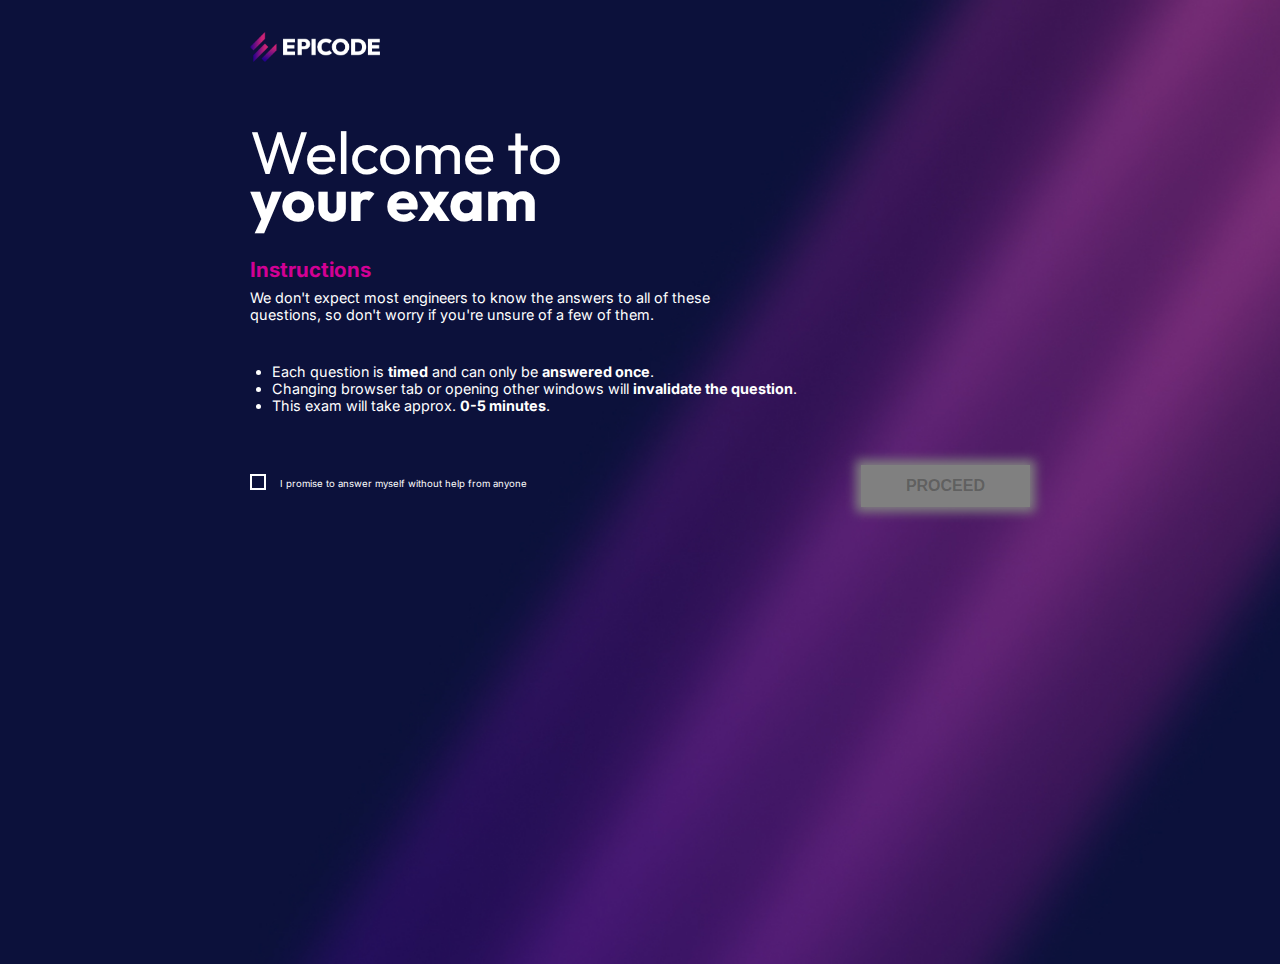
<file: index.html>
<!DOCTYPE html>
<html lang="en">
  <head>
    <meta charset="UTF-8" />
    <meta name="viewport" content="width=device-width, initial-scale=1.0" />
    <title>Welcome</title>
    <link rel="stylesheet" href="./assets/css/index.css" />
  </head>
  <body>
    <main id="container">
      <nav class="logo">
        <img src="./assets/epicode_logo.png" alt="Epicode logo" />
      </nav>
      <div id="title">
        <h1>Welcome to <span>your exam</span></h1>
      </div>
      <div class="instructions">
        <h3>Instructions</h3>
        <p>
          We don't expect most engineers to know the answers to all of these
          <br />
          questions, so don't worry if you're unsure of a few of them.
        </p>
      </div>
      <div class="list">
        <ul>
          <li>
            Each question is <span class="bold">timed</span> and can only be
            <span class="bold">answered once</span>.
          </li>
          <li>
            Changing browser tab or opening other windows will
            <span class="bold">invalidate the question</span>.
          </li>
          <li>
            This exam will take approx. <span class="bold">0-5 minutes</span>.
          </li>
        </ul>
      </div>
      <div class="check">
        <input type="checkbox" id="checkboxAcceptance" />
        <label for="checkboxAcceptance">
          I promise to answer myself without help from anyone
        </label>
        <div>
          <a href="./benchmark-page.html">
            <button id="proceedButton" class="bold">PROCEED</button>
          </a>
        </div>
      </div>
    </main>
    <script src="./index.js"></script>
  </body>
</html>
</file>
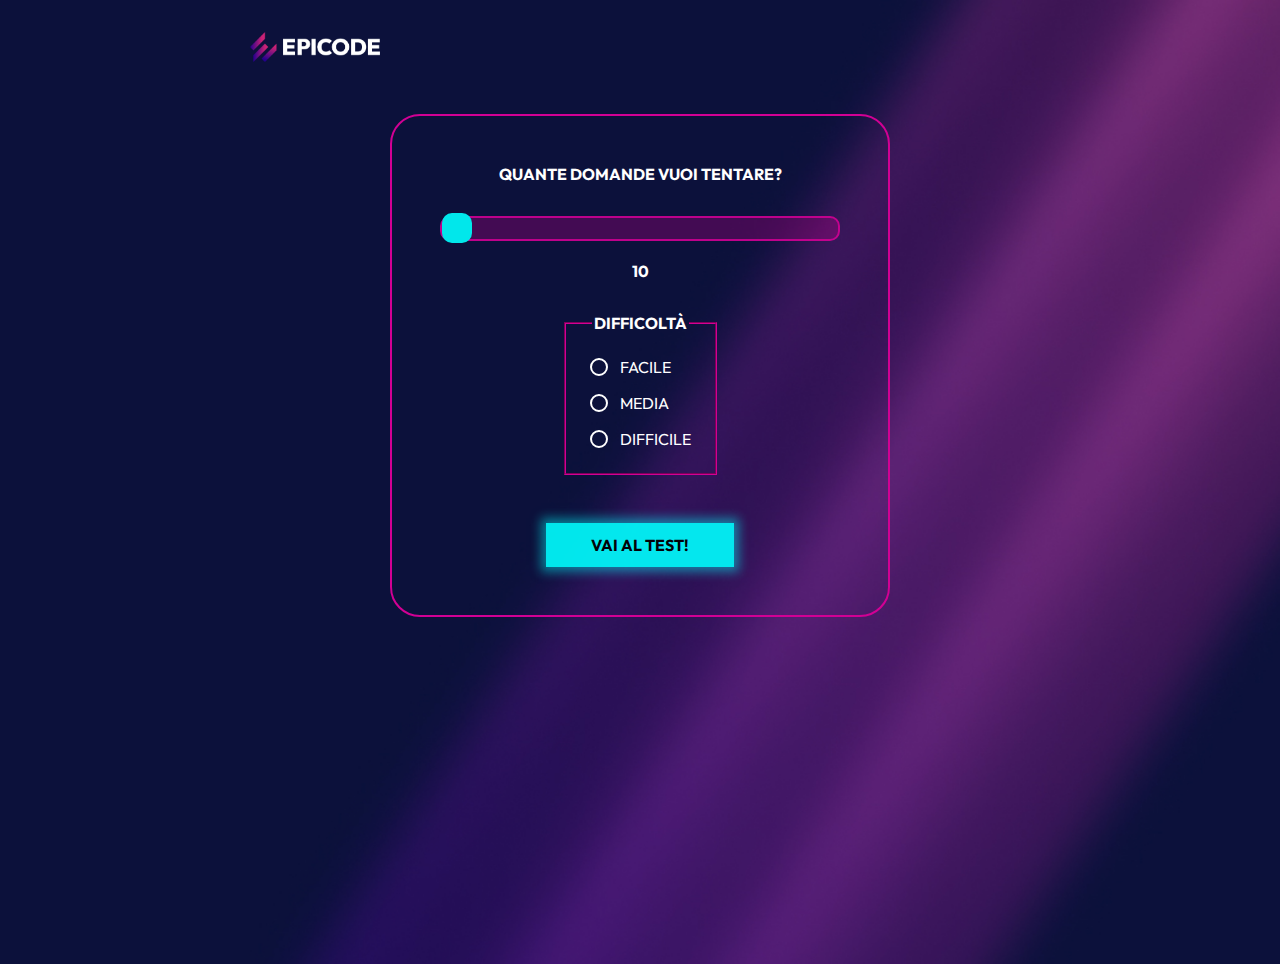
<file: ask-user-page.html>
<!DOCTYPE html>
<html lang="en">
  <head>
    <meta charset="UTF-8" />
    <meta name="viewport" content="width=device-width, initial-scale=1.0" />
    <link
      rel="stylesheet"
      href="https://cdnjs.cloudflare.com/ajax/libs/font-awesome/5.15.4/css/all.min.css"
      integrity="sha512-1ycn6IcaQQ40/MKBW2W4Rhis/DbILU74C1vSrLJxCq57o941Ym01SwNsOMqvEBFlcgUa6xLiPY/NS5R+E6ztJQ=="
      crossorigin="anonymous"
      referrerpolicy="no-referrer"
    />
    <link rel="stylesheet" href="./assets/css/ask-user-page.css" />
    <title>Exam Info</title>
  </head>
  <body>
    <header>
      <nav class="logo">
        <img src="./assets/epicode_logo.png" alt="Epicode logo" />
      </nav>
    </header>
    <div class="form-container">
      <form id="user-form">
        <div class="slider-container">
          <label for="questionsToFetch" class="bold">
            Quante domande vuoi tentare?
          </label>
          <input
            type="range"
            min="10"
            max="30"
            value="10"
            class="slider"
            id="myRange"
          />
          <h5 id="slider-value"></h5>
        </div>

        <fieldset>
          <legend class="bold">Difficoltà</legend>
          <ul>
            <li>
              <input
                type="radio"
                name="difficulty"
                id="difficultyEasy"
                value="easy"
              />
              <label for="difficultyEasy">Facile</label>
            </li>
            <li>
              <input
                type="radio"
                name="difficulty"
                id="difficultyMedium"
                value="medium"
              />
              <label for="difficultyMedium">Media</label>
            </li>
            <li>
              <input
                type="radio"
                name="difficulty"
                id="difficultyHard"
                value="hard"
              />
              <label for="difficultyHard">Difficile</label>
            </li>
          </ul>
        </fieldset>
        <button type="submit" id="startExam" class="bold">Vai al test!</button>
      </form>
    </div>
    <script src="ask-user-page.js"></script>
  </body>
</html>
</file>
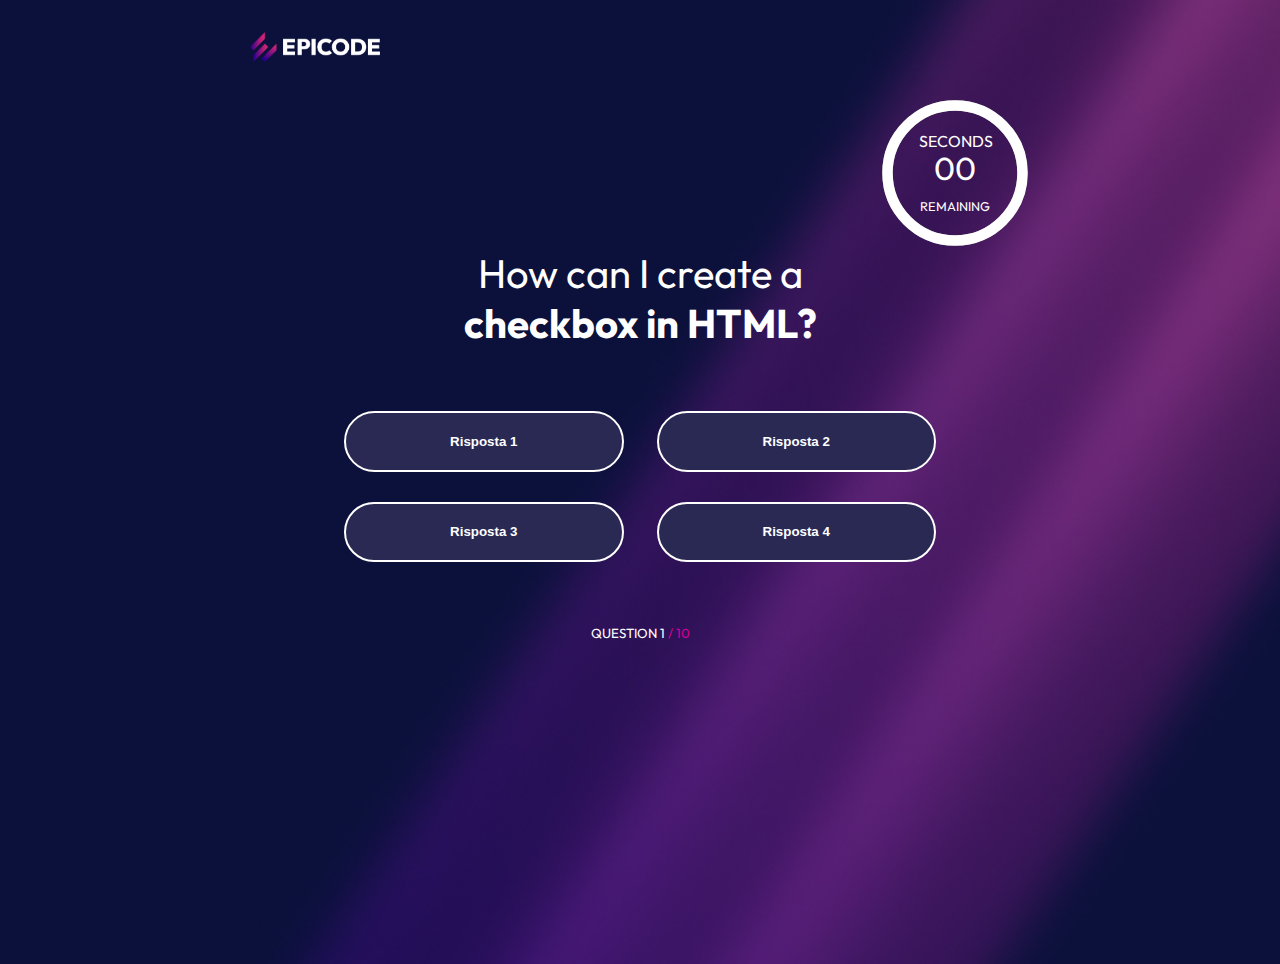
<file: benchmark-page.html>
<!DOCTYPE html>
<html lang="en">
  <head>
    <meta charset="UTF-8" />
    <meta name="viewport" content="width=device-width, initial-scale=1.0" />
    <link rel="stylesheet" href="./assets/benchmark-page.css" />
    <title>Benchmark</title>
  </head>
  <body>
    <header>
      <img src="./assets/epicode_logo.png" alt="Logo Epicode" />
    </header>
    <main class="container">
      <div id="timer"></div>

      <div class="question">
        <h1>How can I create a <span class="bold">checkbox in HTML?</span></h1>
      </div>
      <div class="answers">
        <button id="answer1">Risposta 1</button>
        <button id="answer2">Risposta 2</button>
        <button id="answer3">Risposta 3</button>
        <button id="answer4">Risposta 4</button>
      </div>
      <div class="question-counter">
        <h5>QUESTION 1 <span class="accent-color">/ 10</span></h5>
      </div>
    </main>
    <script src="./benchmark-page.js"></script>
  </body>
</html>
</file>
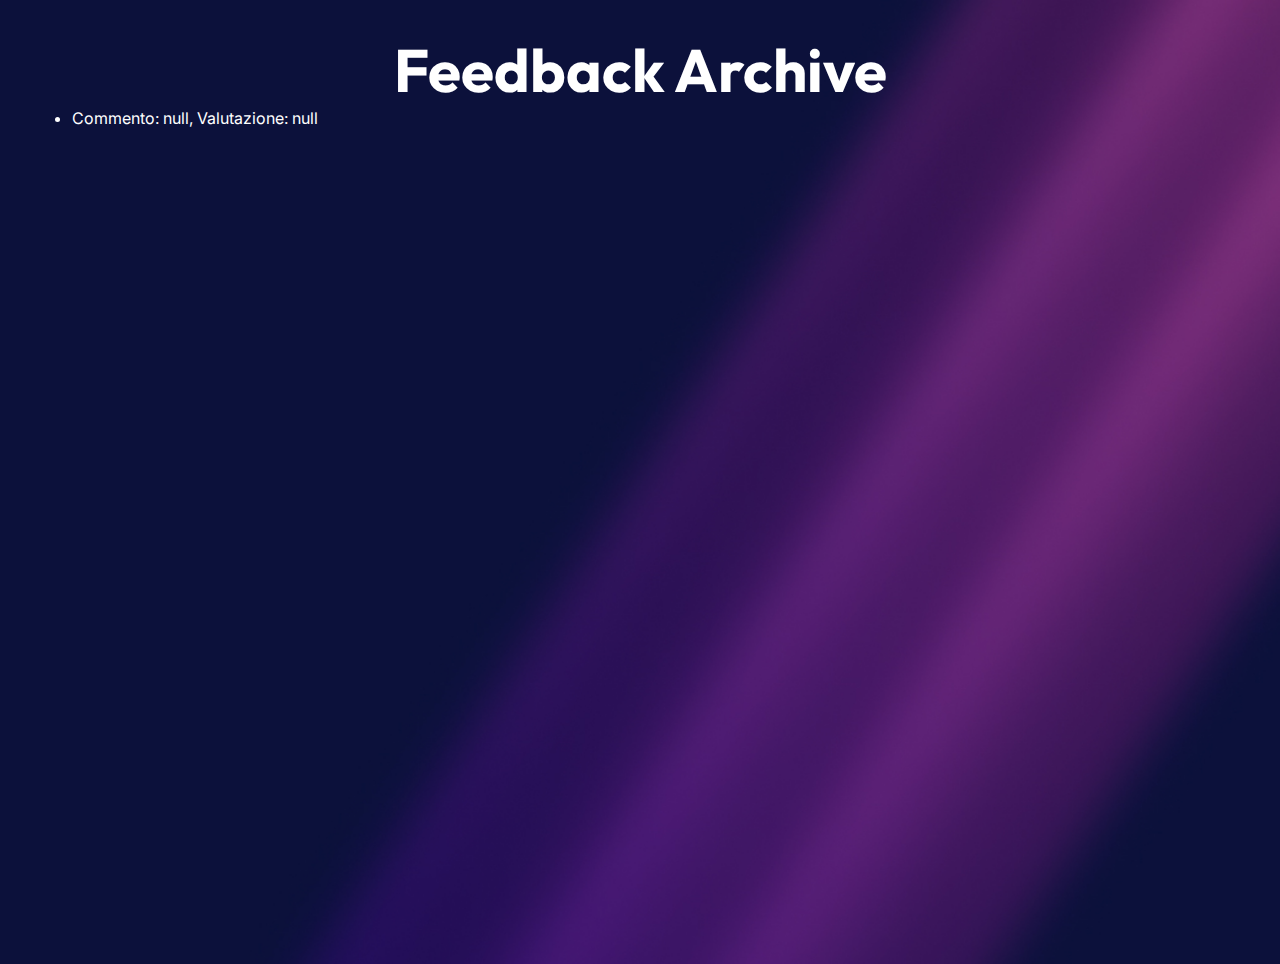
<file: feedback-archive-page.html>
<!DOCTYPE html>
<html lang="en">
  <head>
    <meta charset="UTF-8" />
    <meta name="viewport" content="width=device-width, initial-scale=1.0" />
    <link rel="stylesheet" href="./assets/css/feedback-archive-page.css" />
    <title>Feedback Page List</title>
  </head>
  <body>
    <h1 class="bold">Feedback Archive</h1>
    <ul id="feedbackList"></ul>
    <script src="./feedback-archive-page.js"></script>
  </body>
</html>
</file>
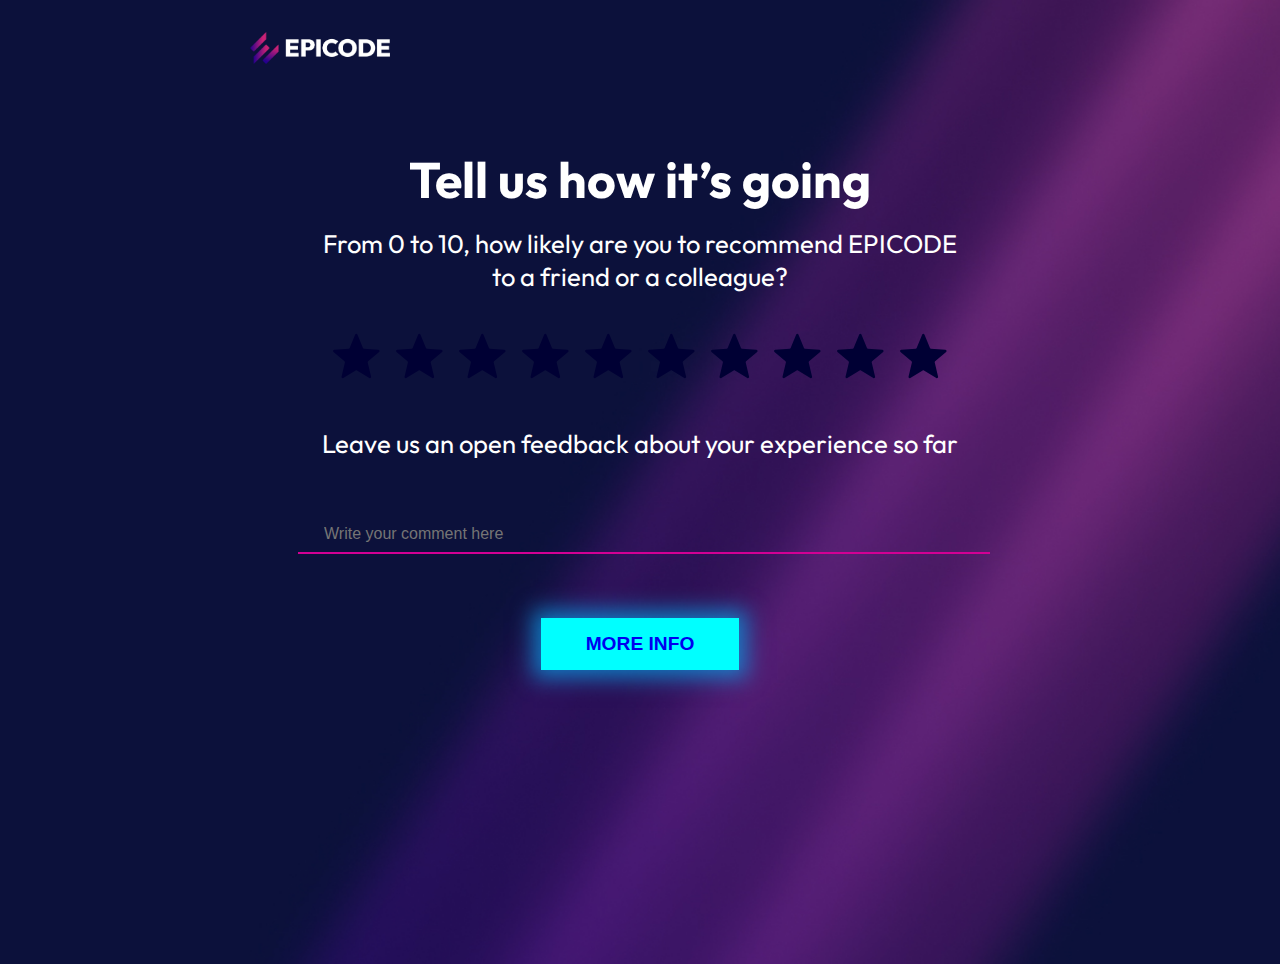
<file: feedback-page.html>
<!DOCTYPE html>
<html lang="en">
  <head>
    <meta charset="UTF-8" />
    <meta name="viewport" content="width=device-width, initial-scale=1.0" />
    <title>Feedback</title>
    <link rel="stylesheet" href="./assets/css/feedback-style.css" />
  </head>
  <body>
    <main id="container-feedback">
      <nav class="logo">
        <img src="./assets/epicode_logo.png" alt="Epicode logo" />
      </nav>
      <div id="feedback-title">
        <h1>Tell us how it’s going</h1>
      </div>
      <div class="feedback-subtitle">
        <p>
          From 0 to 10, how likely are you to recommend EPICODE <br />
          to a friend or a colleague?
        </p>
      </div>

      <div class="write-open-feedback">
        <form id="feedback-comment">
          <div class="container">
            <div class="feedback-stars">
              <input type="radio" id="star10" name="rating" value="10" />
              <label for="star10" class="full"></label>

              <input type="radio" id="star9" name="rating" value="9" />
              <label for="star9" class="full"></label>

              <input type="radio" id="star8" name="rating" value="8" />
              <label for="star8" class="full"></label>

              <input type="radio" id="star7" name="rating" value="7" />
              <label for="star7" class="full"></label>

              <input type="radio" id="star6" name="rating" value="6" />
              <label for="star6" class="full"></label>

              <input type="radio" id="star5" name="rating" value="5" />
              <label for="star5" class="full"></label>

              <input type="radio" id="star4" name="rating" value="4" />
              <label for="star4" class="full"></label>

              <input type="radio" id="star3" name="rating" value="3" />
              <label for="star3" class="full"></label>

              <input type="radio" id="star2" name="rating" value="2" />
              <label for="star2" class="full"></label>

              <input type="radio" id="star1" name="rating" value="1" />
              <label for="star1" class="full"></label>

              <h4 id="rating-value"></h4>
            </div>
          </div>
          <div class="feedback-subtitle">
            <p>Leave us an open feedback about your experience so far</p>
          </div>
          <input
            type="text"
            id="comment"
            placeholder="Write your comment here"
          />
        </form>
        <hr />
      </div>

      <div id="buttonContainer">
        <button id="MoreInfoButton" type="submit">
          <a
            href="https://epicode.com/it/?utm_source=adwords&utm_campaign=Brand&utm_adgroup=brandexact&utm_term=epicode&utm_medium=ppc&hsa_acc=1246633295&hsa_cam=11897141170&hsa_grp=115607542236&hsa_ad=639941169967&hsa_src=g&hsa_tgt=kwd-1083842420863&hsa_kw=epicode&hsa_mt=e&hsa_net=adwords&hsa_ver=3&gclid=Cj0KCQjw4bipBhCyARIsAFsieCwTWf15kzyosydh4Rwe7jAiz3ps2c9MORPp6rokMK0xyujXqHjtEWUaAg1ZEALw_wcB"
            target="_blank"
            >MORE INFO</a
          >
        </button>
      </div>
      <script src="./feedback-page.js"></script>
    </main>
  </body>
</html>
</file>
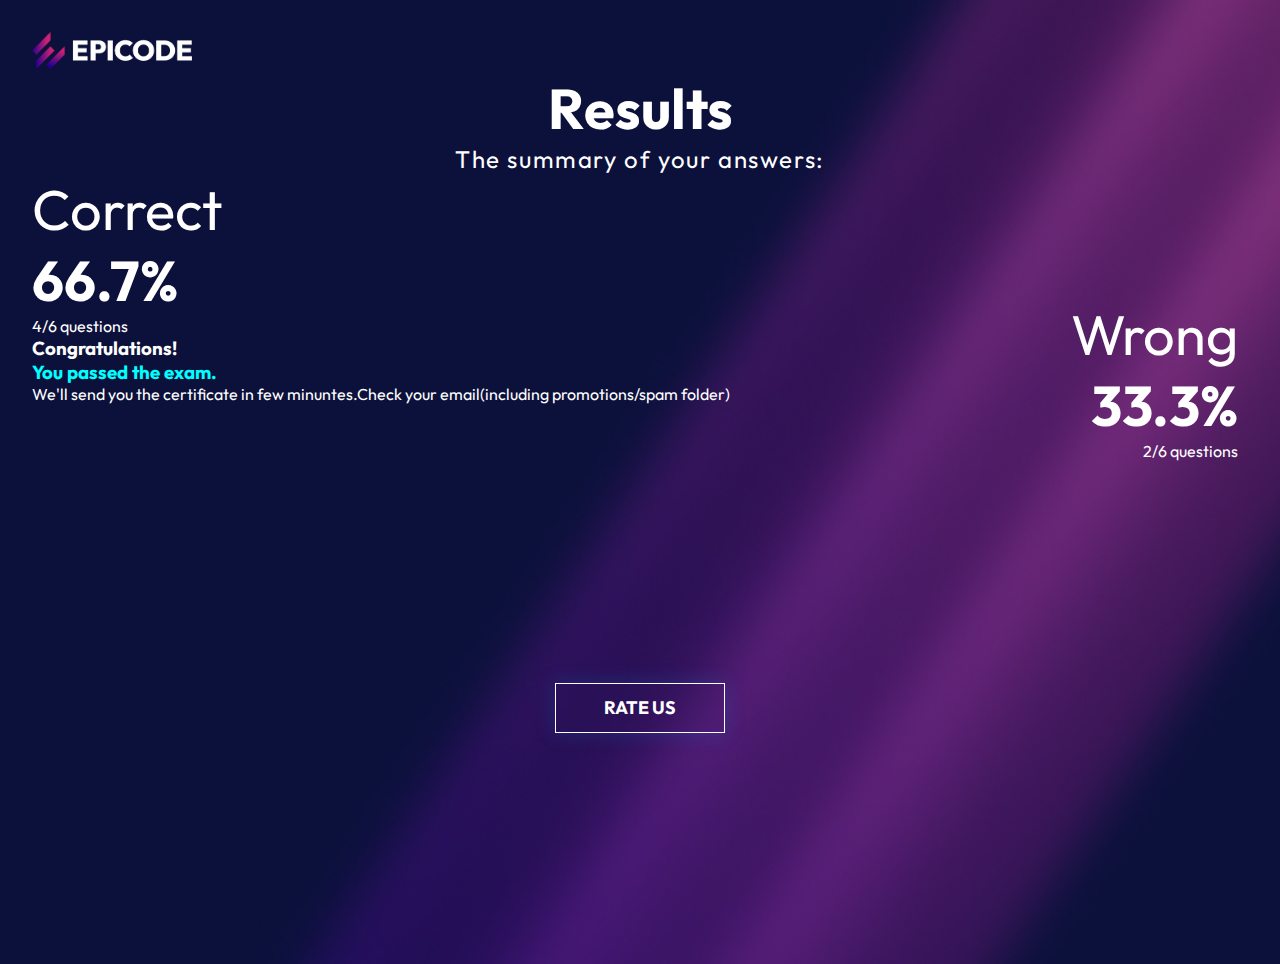
<file: results.html>
<!DOCTYPE html>
<html lang="en">
  <head>
    <meta charset="UTF-8" />
    <meta name="viewport" content="width=device-width, initial-scale=1.0" />
    <link rel="stylesheet" href="./assets/results-page.css" />
    <title>Results-Page</title>
  </head>
  <body>
    <header class="logo">
      <img src="./assets/epicode_logo.png" alt="logo epicode" />
    </header>
    <main class="container">
      <h1 class="results">Results</h1>
      <h3 class="summary">The summary of your answers:</h3>
      <div class="correct-reuslt">
        <h1 class="correct">Correct</h1>
        <h1 id="percCorr">66.7%</h1>
        <p class="risp-corr">
          <span
            id="numCorr
            "
          ></span
          >4/6 questions
        </p>
      </div>
      <div class="congratulations">
        <h3>Congratulations!</h3>
        <h3 id="you-passed">You passed the exam.</h3>
        <p>
          We'll send you the certificate in few minuntes.Check your
          email(including promotions/spam folder)
        </p>
      </div>

      <div class="wrong-result">
        <h1 class="wrong">Wrong</h1>
        <h1 id="percWrong">33.3%</h1>
        <p class="risp-wrong"><span id="numwrong">2/6 questions</span></p>
      </div>
    </main>
    <div class="buttomCont">
      <button class="rateus" type="submit"><b>RATE US</b></button>
    </div>
  </body>
</html>
</file>
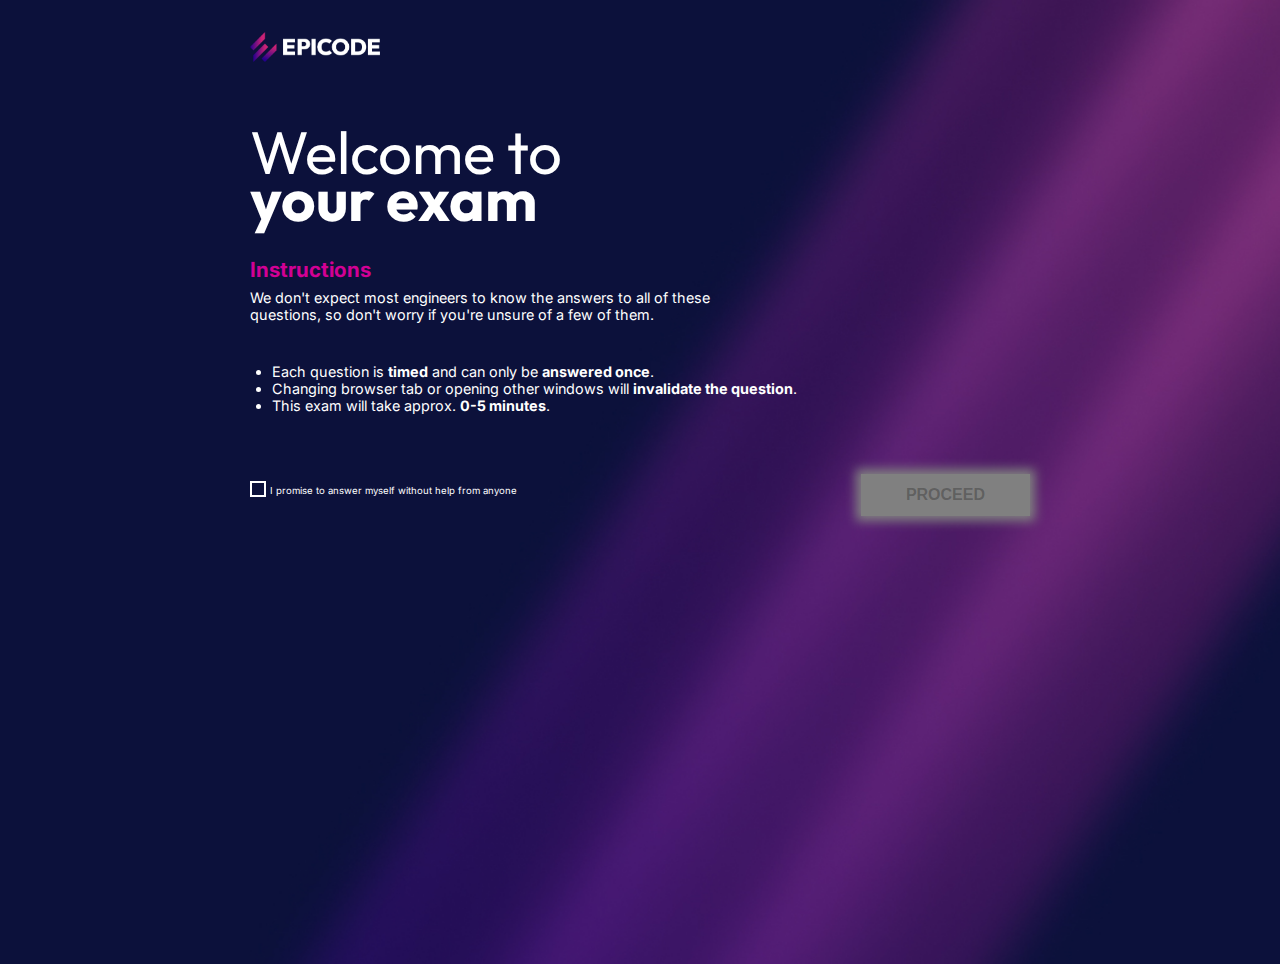
<file: welcome-page.html>
<!DOCTYPE html>
<html lang="en">
  <head>
    <meta charset="UTF-8" />
    <meta name="viewport" content="width=device-width, initial-scale=1.0" />
    <title>Welcome</title>
    <link rel="stylesheet" href="./assets/css/welcome-page.css" />
  </head>
  <body>
    <main id="container">
      <nav class="logo">
        <img src="./assets/epicode_logo.png" alt="Epicode logo" />
      </nav>
      <div id="title">
        <h1>Welcome to <span>your exam</span></h1>
      </div>
      <div class="instructions">
        <h3>Instructions</h3>
        <p>
          We don't expect most engineers to know the answers to all of these
          <br />
          questions, so don't worry if you're unsure of a few of them.
        </p>
      </div>
      <div class="list">
        <ul>
          <li>
            Each question is <span class="bold">timed</span> and can only be
            <span class="bold">answered once</span>.
          </li>
          <li>
            Changing browser tab or opening other windows will
            <span class="bold">invalidate the question</span>.
          </li>
          <li>
            This exam will take approx. <span class="bold">0-5 minutes</span>.
          </li>
        </ul>
      </div>
      <div class="check">
        <input type="checkbox" id="checkboxAcceptance" />
        <label for="checkboxAcceptance">
          I promise to answer myself without help from anyone
        </label>
        <div>
          <a href="./benchmark-page.html"
            ><button id="proceedButton" class="bold">PROCEED</button></a
          >
        </div>
      </div>
    </main>
    <script src="./welcome-page.js"></script>
  </body>
</html>
</file>
<file: assets/css/index.css>
@import url("https://fonts.googleapis.com/css2?family=Inter:wght@400;700&family=Outfit:wght@400;700&display=swap");
*,
*::before,
*::after {
  box-sizing: border-box;
  margin: 0;
}

body {
  color: white;
  background-image: url(/assets/bg.jpg);
  background-repeat: no-repeat;
  background-position: center;
  background-size: cover;
  height: 100vh;
  overflow: hidden;
  font-family: "Inter", sans-serif;
  font-size: 16px;
  margin: 2rem;
}

nav {
  margin-top: 2rem;
  margin-bottom: 3rem;
}

#container {
  width: 780px;
  margin-inline: auto;
}
.logo img {
  width: 130px;
}

#title h1 {
  font-family: "Outfit", sans-serif;
  font-size: 60px;
  font-weight: 400;
}

#title h1 span {
  display: block;
  font-weight: 700;
  line-height: 1.2rem;
}

.instructions {
  margin-top: 3rem;
}

.instructions h3 {
  font-size: 1.3rem;
  color: #d20094;
}

.instructions p {
  margin-top: 0.4rem;
  font-size: 0.9rem;
}

.list {
  margin-top: 2.5rem;
}

.list ul {
  padding-left: 1.4rem;

  font-size: 0.9rem;
}

.check {
  margin-top: 4rem;
  width: 100%;
}

.check div {
  width: max-content;
  margin-inline: auto 0;
  margin-top: -1.5rem;
}

.check label {
  font-size: 0.6rem;
  cursor: pointer;
}

/* .check input {
  appearance: none;
  border: 2px solid white;
  width: 16px;
  height: 16px;
  cursor: pointer;
  vertical-align: middle;
}

.check input:checked {
  background-color: #d20094;
  border: 2px solid #d20094;
} */

#checkboxAcceptance {
  position: absolute;
  opacity: 0;
  height: 0;
  width: 0;
}

label {
  position: relative;
  display: block;
  padding-left: 30px;
}

label:before {
  content: "";
  position: absolute;
  top: 50%;
  margin-top: -9px;
  left: 0;
  width: 16px;
  height: 16px;
  border: 2px solid white;
}

label:hover:before {
  opacity: 0.8;
}

label:after {
  content: "";
  position: absolute;
  left: 6.5px;
  top: -1.5px;
  width: 5px;
  height: 10px;
  border: solid #d20094;
  border-width: 0 3px 3px 0;
  transform: rotate(45deg);
  opacity: 0;
}

input:checked + label:after {
  opacity: 1;
}

.clickable-button {
  color: black;
  background-color: #00ffff;
  padding: 12px 45px;
  border: none;
  box-shadow: 0px 0px 10px 5px #00ffff81;
  font-size: 1rem;
  cursor: pointer;
}

.not-clickable-button {
  background-color: gray;
  padding: 12px 45px;
  border: none;
  box-shadow: 0px 0px 10px 5px grey;
  font-size: 1rem;
}

.bold {
  font-weight: bold;
}
</file>
<file: assets/css/ask-user-page.css>
@import url("https://fonts.googleapis.com/css2?family=Inter:wght@400;700&family=Outfit:wght@400;700&display=swap");
*,
*::before,
*::after {
  box-sizing: border-box;
  margin: 0;
}

body {
  color: white;
  background-image: url(/assets/bg.jpg);
  background-repeat: no-repeat;
  background-position: center;
  background-size: cover;
  height: 100vh;
  font-family: "Outfit", sans-serif;
  font-size: 16px;
  margin: 2rem;
}

header {
  width: 780px;
  margin-inline: auto;
}

nav {
  margin-top: 2rem;
  margin-bottom: 3rem;
}

header img {
  width: 130px;
}

.bold {
  font-weight: bold;
}

.accent-color {
  color: #d20094;
}

.form-container {
  width: 500px;
  padding: 3rem;
  margin-inline: auto;
  border-radius: 30px;
  border: 2px solid #d20094;
  text-align: center;
  text-transform: uppercase;
}

.form-container .slider-container {
  display: block;
}

.form-container .slider-container input {
  margin-top: 2rem;
  display: inline-block;
  width: 400px;
}

.form-container fieldset input {
  position: absolute;
  opacity: 0;
  height: 0;
  width: 0;
}

.form-container fieldset label {
  position: relative;
  display: block;
  padding-left: 30px;
  cursor: pointer;
}

.form-container fieldset label:before {
  content: "";
  position: absolute;
  top: 55%;
  margin-top: -10px;
  left: 0;
  display: block;
  height: 18px;
  width: 18px;
  border: 2px solid white;
  border-radius: 50%;
}

.form-container fieldset label:after {
  content: "";
  position: absolute;
  left: 3.3px;
  top: 3.9px;
  width: 11px;
  height: 11px;
  border-radius: 50%;
  background-color: #d20094;
  opacity: 0;
}

.form-container fieldset input:checked + label:after {
  opacity: 1;
}

/* SLIDER */

.slider {
  appearance: none;
  width: 100%;
  height: 25px;
  background: #d2009450;
  border: 2px solid #d20094;
  opacity: 0.9;
  -webkit-transition: 0.2s;
  transition: opacity 0.2s;
  border-radius: 10px;
}

.slider:hover {
  opacity: 1;
}

.slider::-webkit-slider-thumb {
  -webkit-appearance: none;
  appearance: none;
  width: 30px;
  height: 30px;
  background: #00ffff;
  border-radius: 10px;
  cursor: pointer;
}

/* FINE SLIDER */

.form-container fieldset {
  margin-inline: auto;
  width: max-content;
  margin-top: 2rem;
  border-color: #d20094;
  padding: 1rem;
}

.form-container fieldset ul {
  list-style-type: none;
  text-align: left;
  padding-left: 0;
}

.form-container fieldset ul li {
  padding: 0.5rem;
}

.form-container .slider-container h5 {
  margin-top: 1rem;
  font-size: 1rem;
}

#startExam {
  margin-top: 3rem;
  color: black;
  background-color: #00ffff;
  padding: 12px 45px;
  border: none;
  box-shadow: 0px 0px 10px 5px #00ffff81;
  font-size: 1rem;
  cursor: pointer;
  font-family: "Outfit", sans-serif;
  text-transform: uppercase;
  opacity: 0.9;
}

#startExam:hover {
  opacity: 1;
}
</file>
<file: assets/benchmark-page.css>
@import url("https://fonts.googleapis.com/css2?family=Inter:wght@400;700&family=Outfit:wght@400;700&display=swap");
*,
*::before,
*::after {
  box-sizing: border-box;
  margin: 0;
}

body {
  color: white;
  background-image: url(/assets/bg.jpg);
  background-repeat: no-repeat;
  background-position: center;
  background-size: cover;
  height: 100vh;
  font-family: "Outfit", sans-serif;
  font-size: 16px;
  margin: 2rem;
}

header {
  width: 780px;
  margin-inline: auto;
}

nav {
  margin-top: 2rem;
  margin-bottom: 3rem;
}

.container {
  margin-top: 2rem;
  width: 780px;
  margin-inline: auto;
}

header img {
  width: 130px;
}

.question {
  width: 780px;
  text-align: center;
}

.question h1 {
  font-family: "Outfit", sans-serif;
  font-size: 40px;
  font-weight: 400;
}

.question h1 span {
  display: block;
}

.answers {
  margin-top: 3rem;
  width: fit-content;
  text-align: center;
  margin-inline: auto;
}

.answers button {
  margin: 15px;
  padding: 1.3rem 6.5rem;
  border: 2px solid white;
  background-color: #2a2954;
  color: white;
  font-weight: 700;
  border-radius: 50px;
}

.question-counter {
  margin-top: 3rem;
  text-align: center;
}

.question-counter h5 {
  font-weight: 400;
}

.bold {
  font-weight: bold;
}

.accent-color {
  color: #d20094;
}

#timer {
  margin-top: 7px;
  line-height: 2.2rem;
  text-align: right;
}

#timer span {
  display: block;
}

#timer #seconds {
  margin-top: -8.5rem;
  margin-right: 2.3rem;
}

#timer #remaining-text {
  margin-top: -7rem;
  margin-right: 2.5rem;
  font-size: 0.8rem;
}

.base-timer {
  display: inline-block;
  position: relative;
  width: 150px;
  height: 150px;
}

.base-timer__svg {
  transform: scaleX(-1);
}

.base-timer__circle {
  fill: none;
  stroke: none;
}

.base-timer__path-elapsed {
  stroke-width: 7px;
  stroke: grey;
}

.base-timer__path-remaining {
  stroke-width: 7px;
  stroke-linecap: round;
  transform: rotate(90deg);
  transform-origin: center;
  transition: 1s linear all;
  fill-rule: nonzero;
  stroke: currentColor;
}

.base-timer__path-remaining.green {
  color: rgb(65, 184, 131);
}

.base-timer__path-remaining.orange {
  color: orange;
}

.base-timer__path-remaining.red {
  color: red;
}

.base-timer__label {
  width: 150px;
  height: 150px;
  text-align: center;
  margin-top: -0.5rem;
  font-size: 2rem;
}
</file>
<file: assets/css/feedback-archive-page.css>
@import url("https://fonts.googleapis.com/css2?family=Inter:wght@400;700&family=Outfit:wght@400;700&display=swap");
*,
*::before,
*::after {
  box-sizing: border-box;
  margin: 0;
}

body {
  color: white;
  background-image: url(../bg.jpg);
  background-repeat: no-repeat;
  background-position: center;
  background-size: cover;
  height: 100vh;
  overflow: hidden;
  font-family: "Inter", sans-serif;
  font-size: 16px;
  margin: 2rem;
}
h1 {
  font-family: "Outfit", sans-serif;
  font-size: 60px;
  font-weight: 400;
  text-align: center;
}

.bold {
  font-weight: bold;
}

.accent-color {
  color: #d20094;
}
</file>
<file: assets/css/feedback-style.css>
@import url("https://fonts.googleapis.com/css2?family=Inter:wght@400;700&family=Outfit:wght@400;700&display=swap");
*,
*::before,
*::after {
  box-sizing: border-box;
  margin: 0;
}

body {
  color: white;
  background-image: url(/assets/bg.jpg);
  background-repeat: no-repeat;
  background-position: center;
  background-size: cover;
  height: 100vh;
  overflow: hidden;
  font-family: "Outfit", sans-serif;
  font-size: 16px;
  margin: 2rem;
}

nav {
  margin-top: 2rem;
  margin-bottom: 3rem;
}

.logo img {
  width: 140px;
}

#container-feedback {
  width: 780px;
  margin-inline: auto;
}

#feedback-title h1 {
  font-family: "Outfit", sans-serif;
  font-size: 50px;
  font-weight: 700;
  text-align: center;
  margin-top: 5rem;
}

.container {
  text-align: center;
}

.feedback-stars {
  margin-top: 2rem;
  margin-bottom: 2rem;
  text-align: center;
  height: 50px;
  display: inline-block;
}

.feedback-stars > input {
  display: none;
}

.feedback-stars > label::before {
  content: url(../star.svg);
  margin: 8px;
  display: inline-block;
  cursor: pointer;
}

.feedback-stars > label {
  filter: brightness(33%) invert(77%) sepia(67%) saturate(534%)
    hue-rotate(173deg) brightness(40%) contrast(297%);
  float: right;
  cursor: pointer;
}

.feedback-stars > input:checked ~ label,
.feedback-stars:not(:checked) > label:hover,
.feedback-stars:not(:checked) > label:hover ~ label {
  filter: sepia(54%) saturate(7499%) hue-rotate(105deg) brightness(123%)
    contrast(103%);
}

.feedback-stars > input:checked + label:hover,
.feedback-stars > input:checked ~ label:hover,
.feedback-stars > label:hover ~ input:checked ~ label,
.feedback-stars > input:checked ~ label:hover ~ label {
  filter: sepia(54%) saturate(7499%) hue-rotate(105deg) brightness(123%)
    contrast(103%);
}

#comment {
  background-color: transparent;
  border-style: none;
  font-size: 1rem;
}

#comment {
  outline: none;
  border: none;
  height: 100%;
  width: 100%;
  font-size: 16px;
  margin-left: 4.5rem;
  color: white;
}

.write-open-feedback hr {
  color: #d20094;
  background-color: #d20094;
  border: solid 1px;
  margin-top: 0.5rem;
  margin-left: 3rem;
  margin-right: 2.5rem;
}

.write-open-feedback input {
  margin-top: 4rem;
}

#MoreInfoButton {
  color: black;
  background-color: #00ffff;
  padding: 15px 45px;
  border: none;
  box-shadow: 0px 0px 20px 8px #00b7ff9d;
  font-size: 1.2rem;
  cursor: pointer;
  font-weight: bold;
}

#buttonContainer {
  text-align: center;
  margin-top: 4rem;
}

#MoreInfoButton:hover {
  letter-spacing: 1px;
}

#rating-value {
  width: 100%;
  margin: 60px auto 0;
  padding: 10px 5px;
  text-align: center;
}
.feedback-subtitle {
  margin-top: 1rem;
  font-size: 1.6rem;
  text-align: center;
}

#MoreInfoButton a {
  text-decoration: none;
}
</file>
<file: assets/results-page.css>
@import url("https://fonts.googleapis.com/css2?family=Inter:wght@400;700&family=Outfit:wght@400;700&display=swap");
*,
*::before,
*::after {
  box-sizing: border-box;
  margin: 0;
  font-family: "Outfit", sans-serif;
}
body {
  color: white;
  background-image: url(/assets/bg.jpg);
  background-repeat: no-repeat;
  background-position: center;
  background-size: cover;
  height: 100vh;
  overflow: hidden;
  font-family: "Inter", sans-serif;
  font-size: 16px;
  margin: 2rem;
}
.logo img {
  width: 160px;
}
.results {
  font-size: 3.5rem;
  font-weight: bold;
  margin-bottom: 0;
  text-align: center;
}
.summary {
  margin-top: 0;
  letter-spacing: 0.1rem;
  text-align: center;
  font-weight: normal;
  font-size: 1.5rem;
}
.correct,
.wrong {
  font-size: 3.5rem;
  font-weight: normal;
  margin-bottom: 0;
}
.correct-result {
  text-align: left;
  position: relative;
  top: 75px;
  left: 10px;
  padding: 14px;
  margin: 5px;
}
.wrong-result {
  text-align: right;
  position: relative;
  top: -135px;
  left: 20px;
  padding: 25px;
  margin: 5px;
}

#percCorr,
#percWrong {
  font-size: 3.5em;
  margin: 0;
}
.risp-corr,
.risp-wrong {
  margin: 0;
}
.torta {
  text-align: center;
  position: absolute;
  left: 43%;
  margin-top: -160px;
  margin-left: -100px;
  border-radius: 50%;
  background: conic-gradient(#d20094 180deg, #00ffff 180deg);
  height: 360px;
  width: 360px;
}
.torta::before {
  content: "";
  position: absolute;
  height: 75%;
  width: 75%;
  left: 45px;
  bottom: 49px;
  border-radius: 50%;
  background-color: #070c2f;
}
.buttomCont {
  text-align: center;
  position: relative;
  top: 57px;
}
.rateus {
  padding: 0.7em;
  width: 170px;
  background-color: transparent;
  color: white;
  border-color: white;
  font-size: large;
  border: 1.5px solid white;
  box-shadow: 0px 0px 20px 1px #0091ff2c;
  cursor: pointer;
}
#you-passed {
  color: #00ffff;
}

.contResult {
  margin: 0px;
}
#torta-testo {
  position: relative;
  top: 90px;
}

#torta-testo p {
  position: relative;
  top: 20px;
}
</file>
<file: assets/css/welcome-page.css>
@import url("https://fonts.googleapis.com/css2?family=Inter:wght@400;700&family=Outfit:wght@400;700&display=swap");
*,
*::before,
*::after {
  box-sizing: border-box;
  margin: 0;
}

body {
  color: white;
  background-image: url(/assets/bg.jpg);
  background-repeat: no-repeat;
  background-position: center;
  background-size: cover;
  height: 100vh;
  overflow: hidden;
  font-family: "Inter", sans-serif;
  font-size: 16px;
  margin: 2rem;
}

nav {
  margin-top: 2rem;
  margin-bottom: 3rem;
}

#container {
  width: 780px;
  margin-inline: auto;
}
.logo img {
  width: 130px;
}

#title h1 {
  font-family: "Outfit", sans-serif;
  font-size: 60px;
  font-weight: 400;
}

#title h1 span {
  display: block;
  font-weight: 700;
  line-height: 1.2rem;
}

.instructions {
  margin-top: 3rem;
}

.instructions h3 {
  font-size: 1.3rem;
  color: #d20094;
}

.instructions p {
  margin-top: 0.4rem;
  font-size: 0.9rem;
}

.list {
  margin-top: 2.5rem;
}

.list ul {
  padding-left: 1.4rem;

  font-size: 0.9rem;
}

.check {
  margin-top: 4rem;
  width: 100%;
}

.check div {
  width: max-content;
  margin-inline: auto 0;
  margin-top: -1.5rem;
}

.check label {
  font-size: 0.6rem;
  cursor: pointer;
}

.check input {
  appearance: none;
  border: 2px solid white;
  width: 16px;
  height: 16px;
  cursor: pointer;
  vertical-align: middle;
}

.check input:checked {
  background-color: white;
}

.clickable-button {
  color: black;
  background-color: #00ffff;
  padding: 12px 45px;
  border: none;
  box-shadow: 0px 0px 10px 5px #00ffff81;
  font-size: 1rem;
  cursor: pointer;
}

.not-clickable-button {
  background-color: gray;
  padding: 12px 45px;
  border: none;
  box-shadow: 0px 0px 10px 5px grey;
  font-size: 1rem;
}

.bold {
  font-weight: bold;
}

#container-feedback {
  width: 780px;
  margin-inline: auto;
  text-align: center;
}

h1 #container-feedback {
  font-family: "Outfit", sans-serif;
  font-size: 60px;
  font-weight: 400;
  font-weight: bold;
}

div .feedback-stars {
}
p .feedback-subtitle {
  font-family: "Outfit", sans-serif;
  font-size: 0.9rem;
}
form {
  outline: none;
}

hr {
  width: 15rem;
  color: #d20094;
}
</file>
